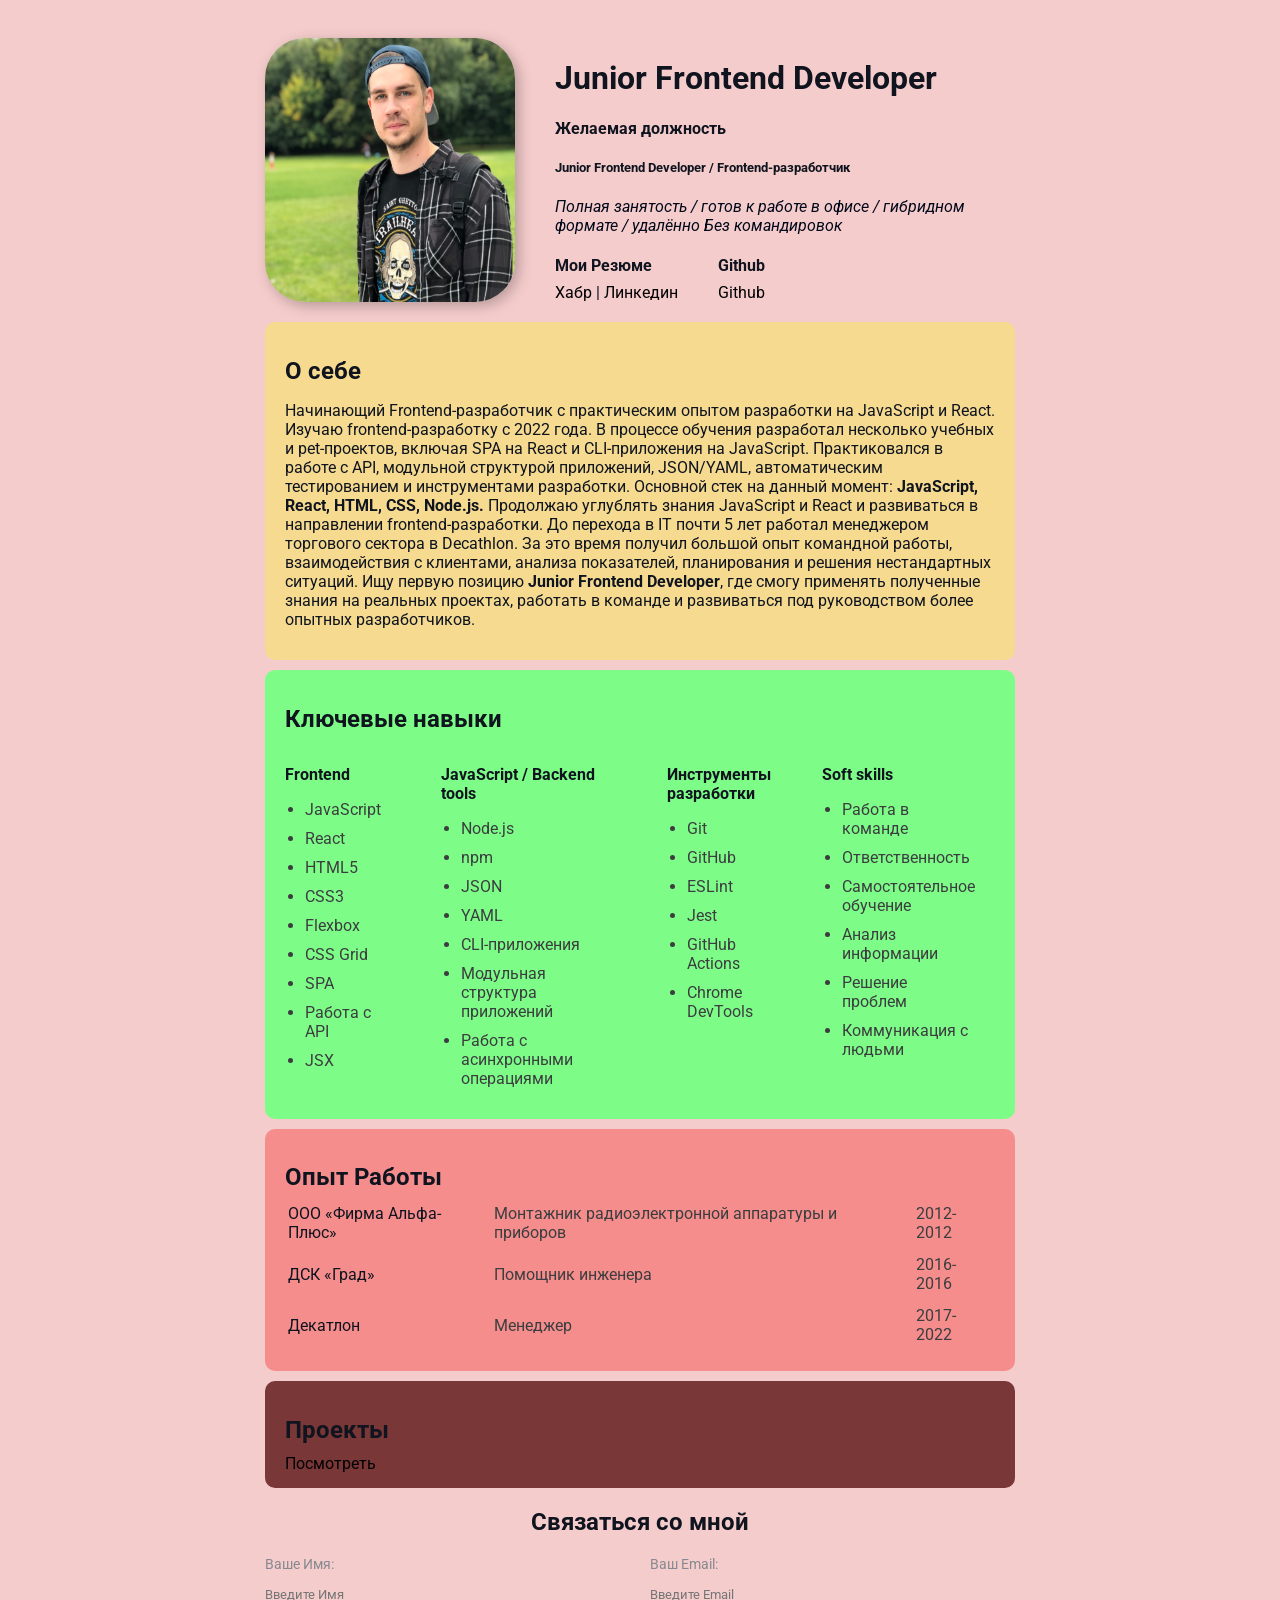
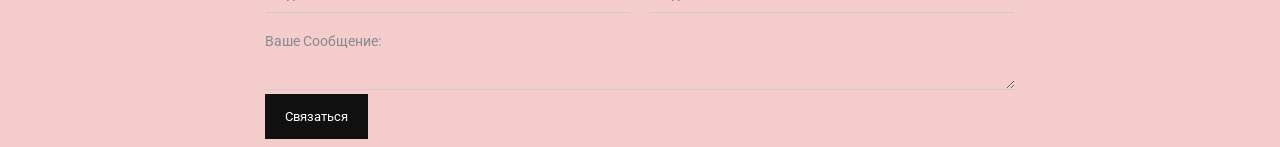
<file: index.html>
<!DOCTYPE html>
<html lang="en">

<head>
    <meta charset="UTF-8">
    <meta name="viewport" content="width=device-width, initial-scale=1.0">
    <title>Sergey CV</title>
    <link href="styles.css" rel="stylesheet" />
</head>

<body>
    <div class="container">

        <div class="info">
            <img src="img2.JPG" alt="sergeyphoto" class="avatar">

            <div class="info-text">
                <h1>Junior Frontend Developer</h1>
                <h4><strong>Желаемая должность</strong></h4>
                <h5>Junior Frontend Developer / Frontend-разработчик</h5>
                <p>
                    Полная занятость / готов к работе в офисе / гибридном формате / удалённо
                    Без командировок
                </p>
                <div style="display: flex; gap: 40px;">
                    <div>
                        <h4 style="margin-bottom: 8px;">Мои Резюме</h4>
                        <div>
                            <a href="https://career.habr.com/nevznachai" target="_blank">Хабр</a>
                            |
                            <a href="https://www.linkedin.com/in/sergey-goryachikh-488318258"
                                target="_blank">Линкедин</a>
                        </div>
                    </div>

                    <div>
                        <h4 style="margin-bottom: 8px;">Github</h4>
                        <div>
                            <a href="https://github.com/nevznachai" target="_blank">Github</a>
                        </div>
                    </div>
                </div>
            </div>
        </div>


        <div class="card bg-yellow">
            <h2>О себе</h2>
            <p>
                Начинающий Frontend-разработчик с практическим опытом разработки на JavaScript и React. Изучаю
                frontend-разработку с 2022 года. В процессе обучения разработал несколько учебных и pet-проектов,
                включая SPA на React и CLI-приложения на JavaScript. Практиковался в работе с API, модульной структурой
                приложений, JSON/YAML, автоматическим тестированием и инструментами разработки.
                Основной стек на данный момент: <strong> JavaScript, React, HTML, CSS, Node.js.</strong> Продолжаю
                углублять знания
                JavaScript и React и развиваться в направлении frontend-разработки.
                До перехода в IT почти 5 лет работал менеджером торгового сектора в Decathlon. За это время получил
                большой опыт командной работы, взаимодействия с клиентами, анализа показателей, планирования и решения
                нестандартных ситуаций.
                Ищу первую позицию <strong>Junior Frontend Developer</strong>, где смогу применять полученные знания на
                реальных
                проектах, работать в команде и развиваться под руководством более опытных разработчиков.
            </p>
        </div>


        <div class="card bg-green">
            <h2>Ключевые навыки</h2>
            <table class="table">
                <div style="display: flex; gap: 40px;">
                    <div>
                        <h4 style="margin-bottom: 8px;">Frontend</h4>
                        <div>
                            <ul class="list">
                                <li>JavaScript</li>
                                <li>React</li>
                                <li>HTML5</li>
                                <li>CSS3</li>
                                <li>Flexbox</li>
                                <li>CSS Grid</li>
                                <li>SPA</li>
                                <li>Работа с API</li>
                                <li>JSX</li>
                            </ul>
                        </div>
                    </div>

                    <div>
                        <h4 style="margin-bottom: 8px;">JavaScript / Backend tools</h4>
                        <div>
                            <ul class="list">
                                <li>Node.js</li>
                                <li>npm</li>
                                <li>JSON</li>
                                <li>YAML</li>
                                <li>CLI-приложения</li>
                                <li>Модульная структура приложений</li>
                                <li>Работа с асинхронными операциями</li>
                            </ul>
                        </div>
                    </div>
                    <div>
                        <h4 style="margin-bottom: 8px;">Инструменты разработки</h4>
                        <div>
                            <ul class="list">
                                <li>Git</li>
                                <li>GitHub</li>
                                <li>ESLint</li>
                                <li>Jest</li>
                                <li>GitHub Actions</li>
                                <li>Chrome DevTools</li>
                            </ul>
                        </div>
                    </div>
                    <div>
                        <h4 style="margin-bottom: 8px;">Soft skills</h4>
                        <div>
                            <ul class="list">
                                <li>Работа в команде</li>
                                <li>Ответственность</li>
                                <li>Самостоятельное обучение</li>
                                <li>Анализ информации</li>
                                <li>Решение проблем</li>
                                <li>Коммуникация с людьми</li>
                            </ul>
                        </div>
                    </div>
                </div>
            </table>
        </div>


        <div class="card bg-red">
            <h2>Опыт Работы</h2>
            <table class="table">
                
                <tr>
                    <td>ООО «Фирма Альфа-Плюс»</td>
                    <td>Монтажник радиоэлектронной аппаратуры и приборов</td>
                    <td>2012-2012</td>
                </tr>
                <tr>
                    <td>ДСК «Град»</td>
                    <td>Помощник инженера</td>
                    <td>2016-2016</td>
                </tr>
                <tr>
                    <td>Декатлон</td>
                    <td>Менеджер</td>
                    <td>2017-2022</td>
                </tr>
            </table>
        </div>

        <div class="card bg-bordo">
            <h2> Проекты </h2>
            <a href="secondPage.html">Посмотреть</a>
        </div>

        <div class="contact">
            <h2>Связаться со мной</h2>

            <form action="/">
                <div class="row">
                    <div class="form-group">
                        <label for="name">Ваше Имя:</label>
                        <input type="text" id="name" placeholder="Введите Имя" />
                    </div>

                    <div class="form-group">
                        <label for="email">Ваш Email:</label>
                        <input type="text" id="email" placeholder="Введите Email" />
                    </div>
                </div>


                <div class="form-group">
                    <label for="message">Ваше Сообщение:</label>
                </div>

                <div class="form-group">
                    <textarea id="message" cols="10" rows="1"></textarea>
                </div>

                <input class="btn" type="submit" value="Связаться"
                    onclick="alert('Спасибо что нажали!'); return false;">
            </form>
        </div>
    </div>
</body>

</html>
</file>
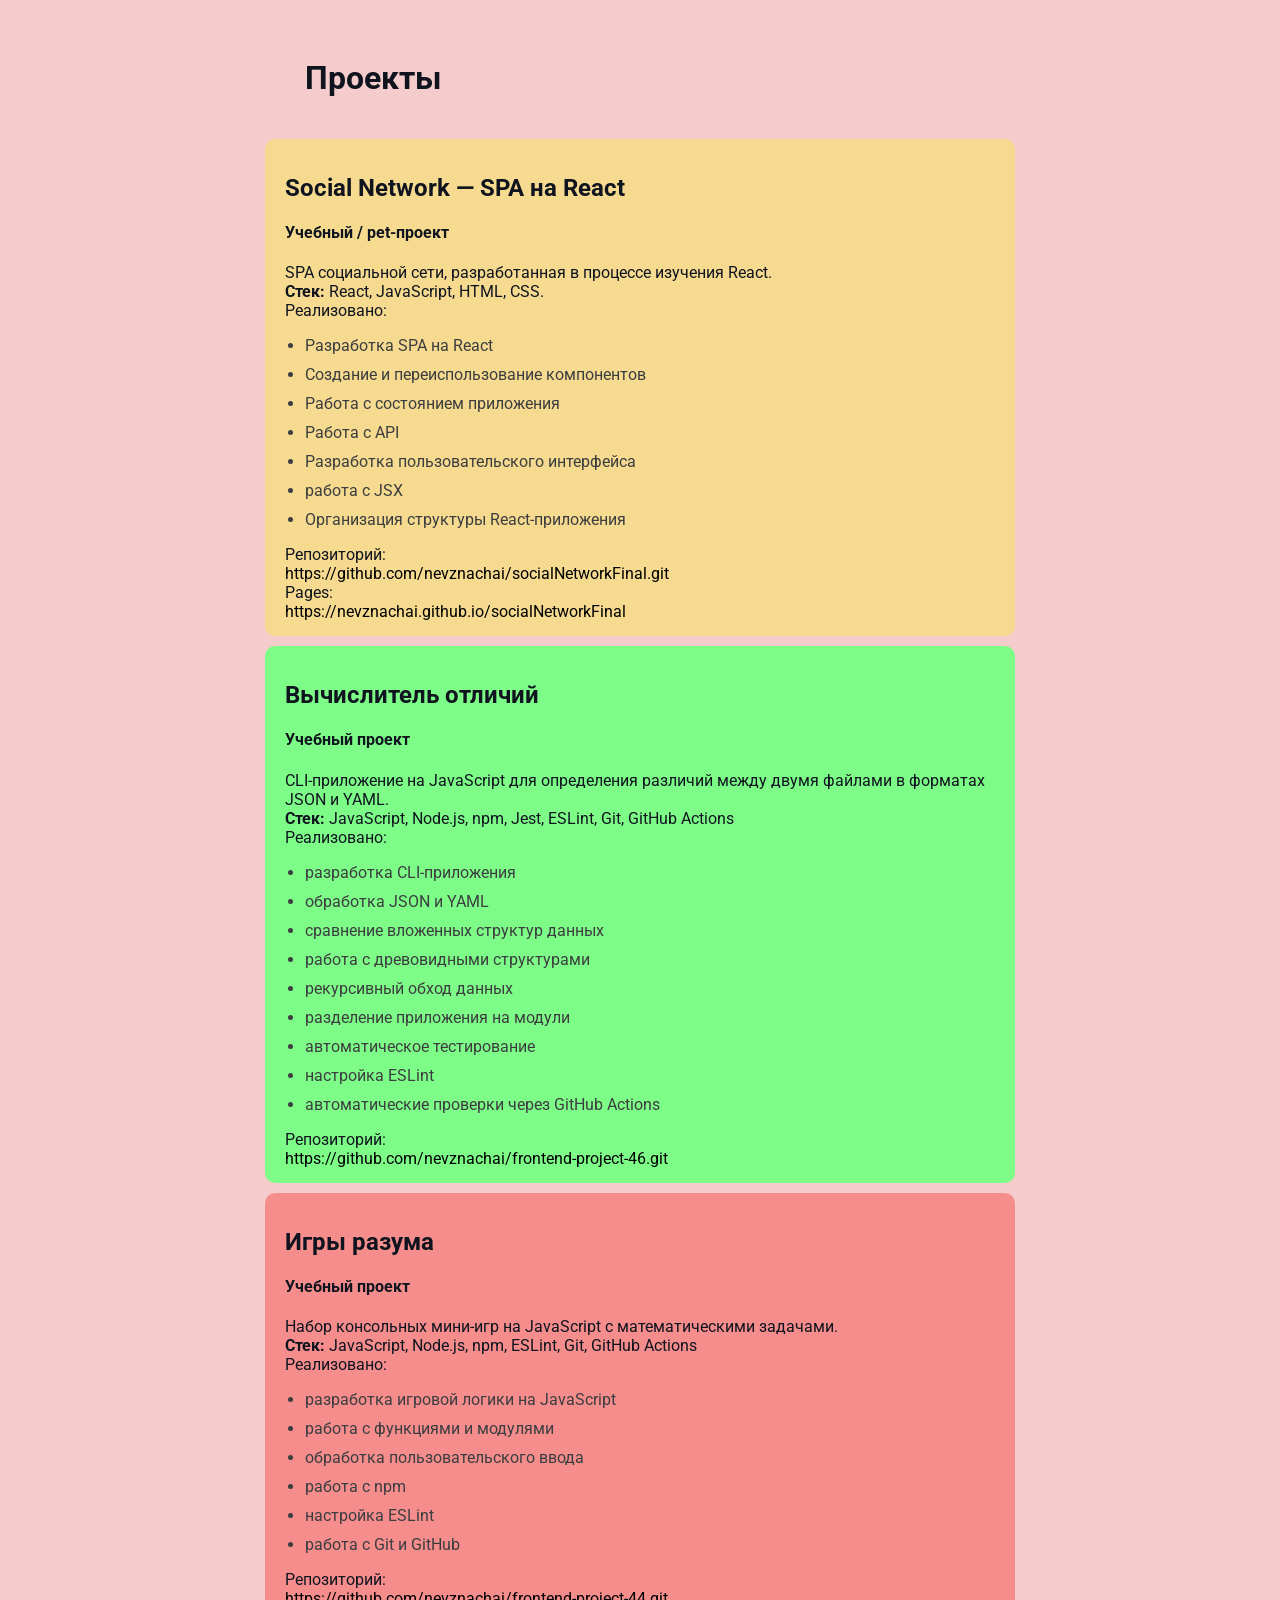
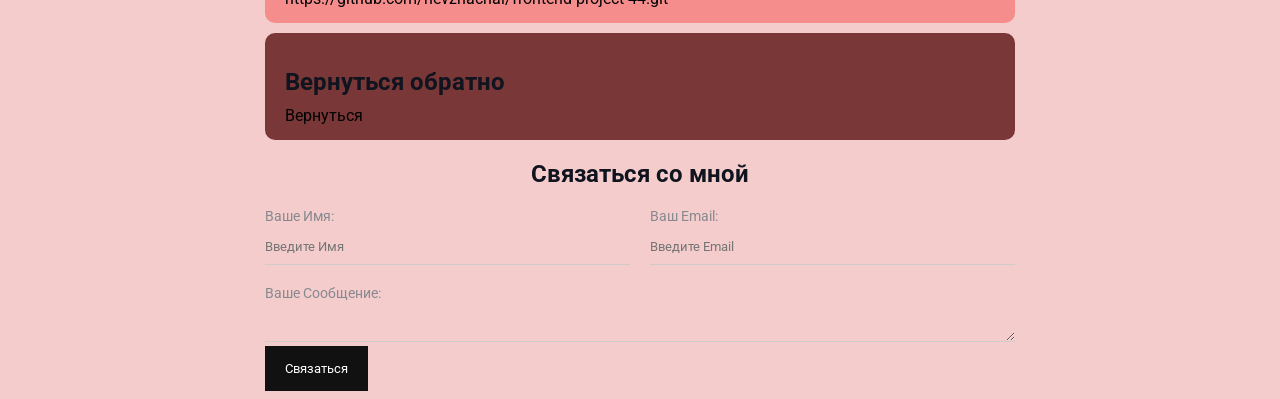
<file: secondPage.html>
<!DOCTYPE html>
<html lang="en">

<head>
    <meta charset="UTF-8">
    <meta name="viewport" content="width=device-width, initial-scale=1.0">
    <title>Проекты</title>
    <link href="secondStyles.css" rel="stylesheet" />
</head>

<body>
    <div class="container">

        <div class="info">
            <div class="info-text">
                <h1>Проекты</h1>
            </div>
        </div>


        <div class="card bg-yellow">
            <h2>Social Network — SPA на React</h2>
            <h4>Учебный / pet-проект</h4>
            <div>SPA социальной сети, разработанная в процессе изучения React.</div>
            <div>
                <div> <strong>Стек: </strong> React, JavaScript, HTML, CSS.</div>
            </div>
            <div>Реализовано:</div>
            <ul class="list">
                <li>Разработка SPA на React</li>
                <li>Cоздание и переиспользование компонентов</li>
                <li>Работа с состоянием приложения</li>
                <li>Работа с API</li>
                <li>Разработка пользовательского интерфейса</li>
                <li>работа с JSX</li>
                <li>Организация структуры React-приложения</li>
            </ul>
            <div>
                <div>Репозиторий:</div>
                <a href="https://github.com/nevznachai/socialNetworkFinal.git"
                    target="_blank">https://github.com/nevznachai/socialNetworkFinal.git</a>
            </div>
            <div>
                <div>Pages:</div>
                <a href="https://nevznachai.github.io/socialNetworkFinal"
                    target="_blank">https://nevznachai.github.io/socialNetworkFinal</a>
            </div>
        </div>



        <div class="card bg-green">
            <h2>Вычислитель отличий</h2>
            <h4>Учебный проект</h4>
            <div>CLI-приложение на JavaScript для определения различий между двумя файлами в форматах JSON и YAML.</div>
            <div>
                <div> <strong>Стек: </strong> JavaScript, Node.js, npm, Jest, ESLint, Git, GitHub Actions</div>
            </div>
            <div>Реализовано:</div>
            <ul class="list">
                <li>разработка CLI-приложения</li>
                <li>обработка JSON и YAML</li>
                <li>сравнение вложенных структур данных</li>
                <li>работа с древовидными структурами</li>
                <li>рекурсивный обход данных</li>
                <li>разделение приложения на модули</li>
                <li>автоматическое тестирование</li>
                <li>настройка ESLint</li>
                <li>автоматические проверки через GitHub Actions</li>
            </ul>
            <div>
                <div>Репозиторий:</div>
                <a href="https://github.com/nevznachai/frontend-project-46.git"
                    target="_blank">https://github.com/nevznachai/frontend-project-46.git</a>
            </div>
        </div>

        <div class="card bg-red">
            <h2>Игры разума</h2>
            <h4>Учебный проект</h4>
            <div>Набор консольных мини-игр на JavaScript с математическими задачами.</div>
            <div>
                <div> <strong>Стек: </strong>JavaScript, Node.js, npm, ESLint, Git, GitHub Actions</div>
            </div>
            <div>Реализовано:</div>
            <ul class="list">

                <li>разработка игровой логики на JavaScript</li>
                <li>работа с функциями и модулями</li>
                <li>обработка пользовательского ввода</li>
                <li>работа с npm</li>
                <li>настройка ESLint</li>
                <li>работа с Git и GitHub</li>
            </ul>
            <div>
                <div>Репозиторий:</div>
                <a href="https://github.com/nevznachai/frontend-project-44.git"
                    target="_blank">https://github.com/nevznachai/frontend-project-44.git</a>
            </div>
        </div>

        <div class="card bg-bordo">
            <h2> Вернуться обратно </h2>
            <a href="index.html">Вернуться</a>
        </div>

        <div class="contact">
            <h2>Связаться со мной</h2>

            <form action="/">
                <div class="row">
                    <div class="form-group">
                        <label for="name">Ваше Имя:</label>
                        <input type="text" id="name" placeholder="Введите Имя" />
                    </div>

                    <div class="form-group">
                        <label for="email">Ваш Email:</label>
                        <input type="text" id="email" placeholder="Введите Email" />
                    </div>
                </div>


                <div class="form-group">
                    <label for="message">Ваше Сообщение:</label>
                </div>

                <div class="form-group">
                    <textarea id="message" cols="10" rows="1"></textarea>
                </div>

                <input class="btn" type="submit" value="Связаться"
                    onclick="alert('Спасибо что нажали!'); return false;">
            </form>
        </div>
    </div>
</body>

</html>
</file>
<file: styles.css>
@import url('https://fonts.googleapis.com/css2?family=Roboto&display=swap');

body {
    background-color: #f5cccc;
    color: #0f141e;

    font-size: 16px;
    font-weight: normal;
    font-family: 'Roboto', sans-serif;
    /* font-family:Cambria, Cochin, Georgia, Times, 'Times New Roman', serif */
}

a {
    color: black;
    text-decoration: none;
}

a:hover {
    text-decoration: underline;
}

a:active {
    color: blue;
}

.avatar {
    width: 250px;
    border-radius: 40px;
    box-shadow: 4px 4px 14px rgba(0, 0, 0, 0.25);
}


.info p {
    color: #02091a;
    margin: 0;
    font-style: italic;
}

.info {
    display: flex;
    margin-bottom: 20px;
}

@media (max-width: 700px) {
    .info {
       display: block;
       text-align: center;
    }
}

.info-text {
    margin-left: 40px;
}

.info-text h4 {
    margin-bottom: 10px;
}

.container {
    max-width: 750px;
    margin: auto;
    padding-top: 30px;
}

.bg-yellow {
    background: #f5da90;
}

.bg-green {
    background: #7dfd88;
}

.bg-red {
    background: #f58d8d;
}

.bg-bordo {
    background: #7a3737;
}



.card {
    padding: 15px 20px;
    margin-bottom: 10px;
    border-radius: 10px;
}

.card h2 {
    margin-bottom: 10px;
}

.list {
    padding: 0 20px;
}

.list li {
    color: #3c3d3f;
    margin-bottom: 10px;
}

.table {
    width: 100%;
}

.table td {
    padding-bottom: 10px;
}

.table td:nth-child(2),
.table td:nth-child(3) {
    color: #3c3d3f;
}


.contact h2 {
    text-align: center;
}

.form-group label {
    display: block;
    font-size: 14px;
    color: #86898f;
}

.form-group input,
.form-group textarea {
    width: 100%;
    box-sizing: border-box;
    border: none;
    background: transparent;
    border-bottom: 1px solid #ccc;
    color: #000;
    padding: 15px 0 10px;
    outline: none;
    font-family: inherit;
}

.row {
    display: flex;
    margin-bottom: 20px;
}

.row > .form-group {
    width: 50%;
}

.row > .form-group:first-child {
    margin-right: 20px;
}

.btn {
    background: #111;
    padding: 15px 20px;
    color: #fff;
    border: none;
    font-family: inherit;
    cursor: pointer;
}

.btn:hover {
    opacity: 0.9;
}
</file>
<file: secondStyles.css>
@import url('https://fonts.googleapis.com/css2?family=Roboto&display=swap');

body {
    background-color: #f5cccc;
    color: #0f141e;

    font-size: 16px;
    font-weight: normal;
    font-family: 'Roboto', sans-serif;
    /* font-family:Cambria, Cochin, Georgia, Times, 'Times New Roman', serif */
}

a {
    color: black;
    text-decoration: none;
}

a:hover {
    text-decoration: underline;
}

a:active {
    color: blue;
}

.avatar {
    width: 250px;
    border-radius: 40px;
    box-shadow: 4px 4px 14px rgba(0, 0, 0, 0.25);
}


.info p {
    color: #02091a;
    margin: 0;
    font-style: italic;
}

.info {
    display: flex;
    margin-bottom: 20px;
}

@media (max-width: 700px) {
    .info {
       display: block;
       text-align: center;
    }
}

.info-text {
    margin-left: 40px;
}

.info-text h4 {
    margin-bottom: 10px;
}

.container {
    max-width: 750px;
    margin: auto;
    padding-top: 30px;
}

.bg-yellow {
    background: #f5da90;
}

.bg-green {
    background: #7dfd88;
}

.bg-red {
    background: #f58d8d;
}

.bg-bordo {
    background: #7a3737;
}



.card {
    padding: 15px 20px;
    margin-bottom: 10px;
    border-radius: 10px;
}

.card h2 {
    margin-bottom: 10px;
}

.list {
    padding: 0 20px;
}

.list li {
    color: #3c3d3f;
    margin-bottom: 10px;
}

.table {
    width: 100%;
}

.table td {
    padding-bottom: 10px;
}

.table td:nth-child(2),
.table td:nth-child(3) {
    color: #3c3d3f;
}


.contact h2 {
    text-align: center;
}

.form-group label {
    display: block;
    font-size: 14px;
    color: #86898f;
}

.form-group input,
.form-group textarea {
    width: 100%;
    box-sizing: border-box;
    border: none;
    background: transparent;
    border-bottom: 1px solid #ccc;
    color: #000;
    padding: 15px 0 10px;
    outline: none;
    font-family: inherit;
}

.row {
    display: flex;
    margin-bottom: 20px;
}

.row > .form-group {
    width: 50%;
}

.row > .form-group:first-child {
    margin-right: 20px;
}

.btn {
    background: #111;
    padding: 15px 20px;
    color: #fff;
    border: none;
    font-family: inherit;
    cursor: pointer;
}

.btn:hover {
    opacity: 0.9;
}
</file>
